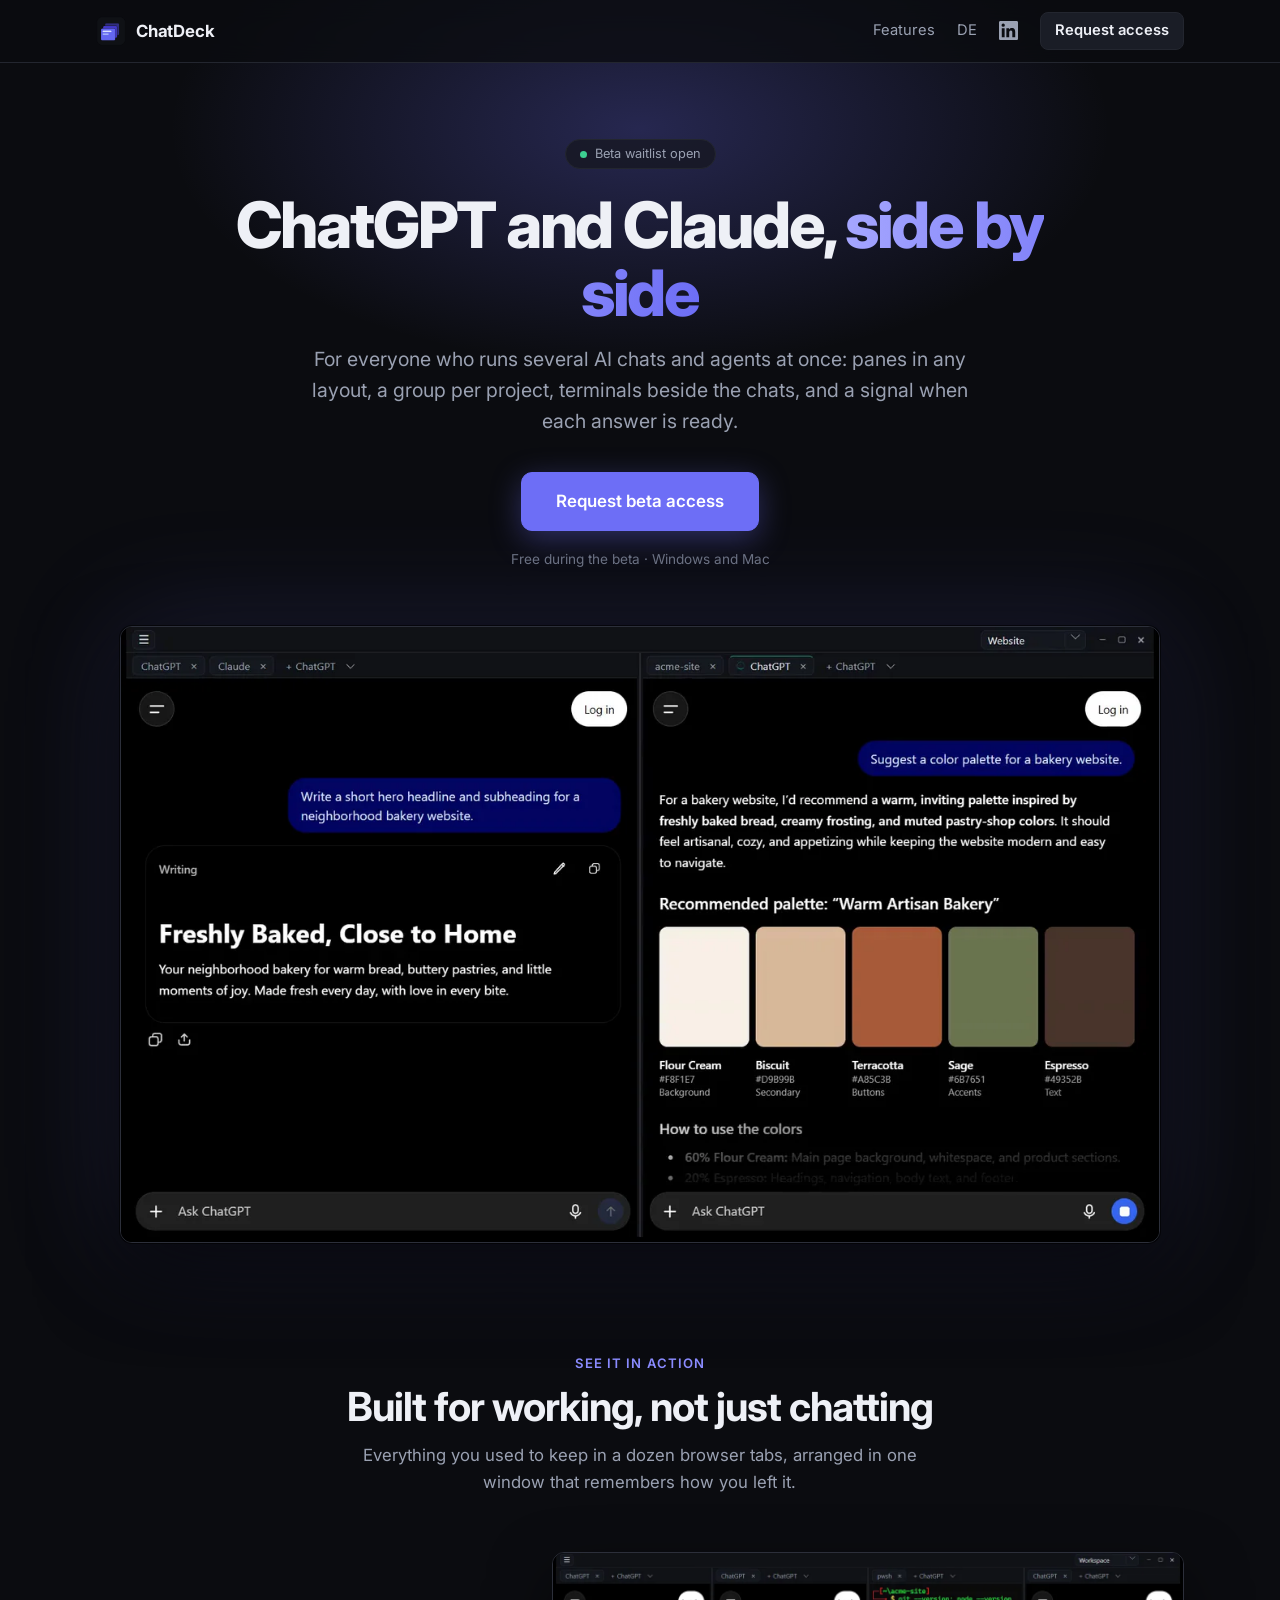
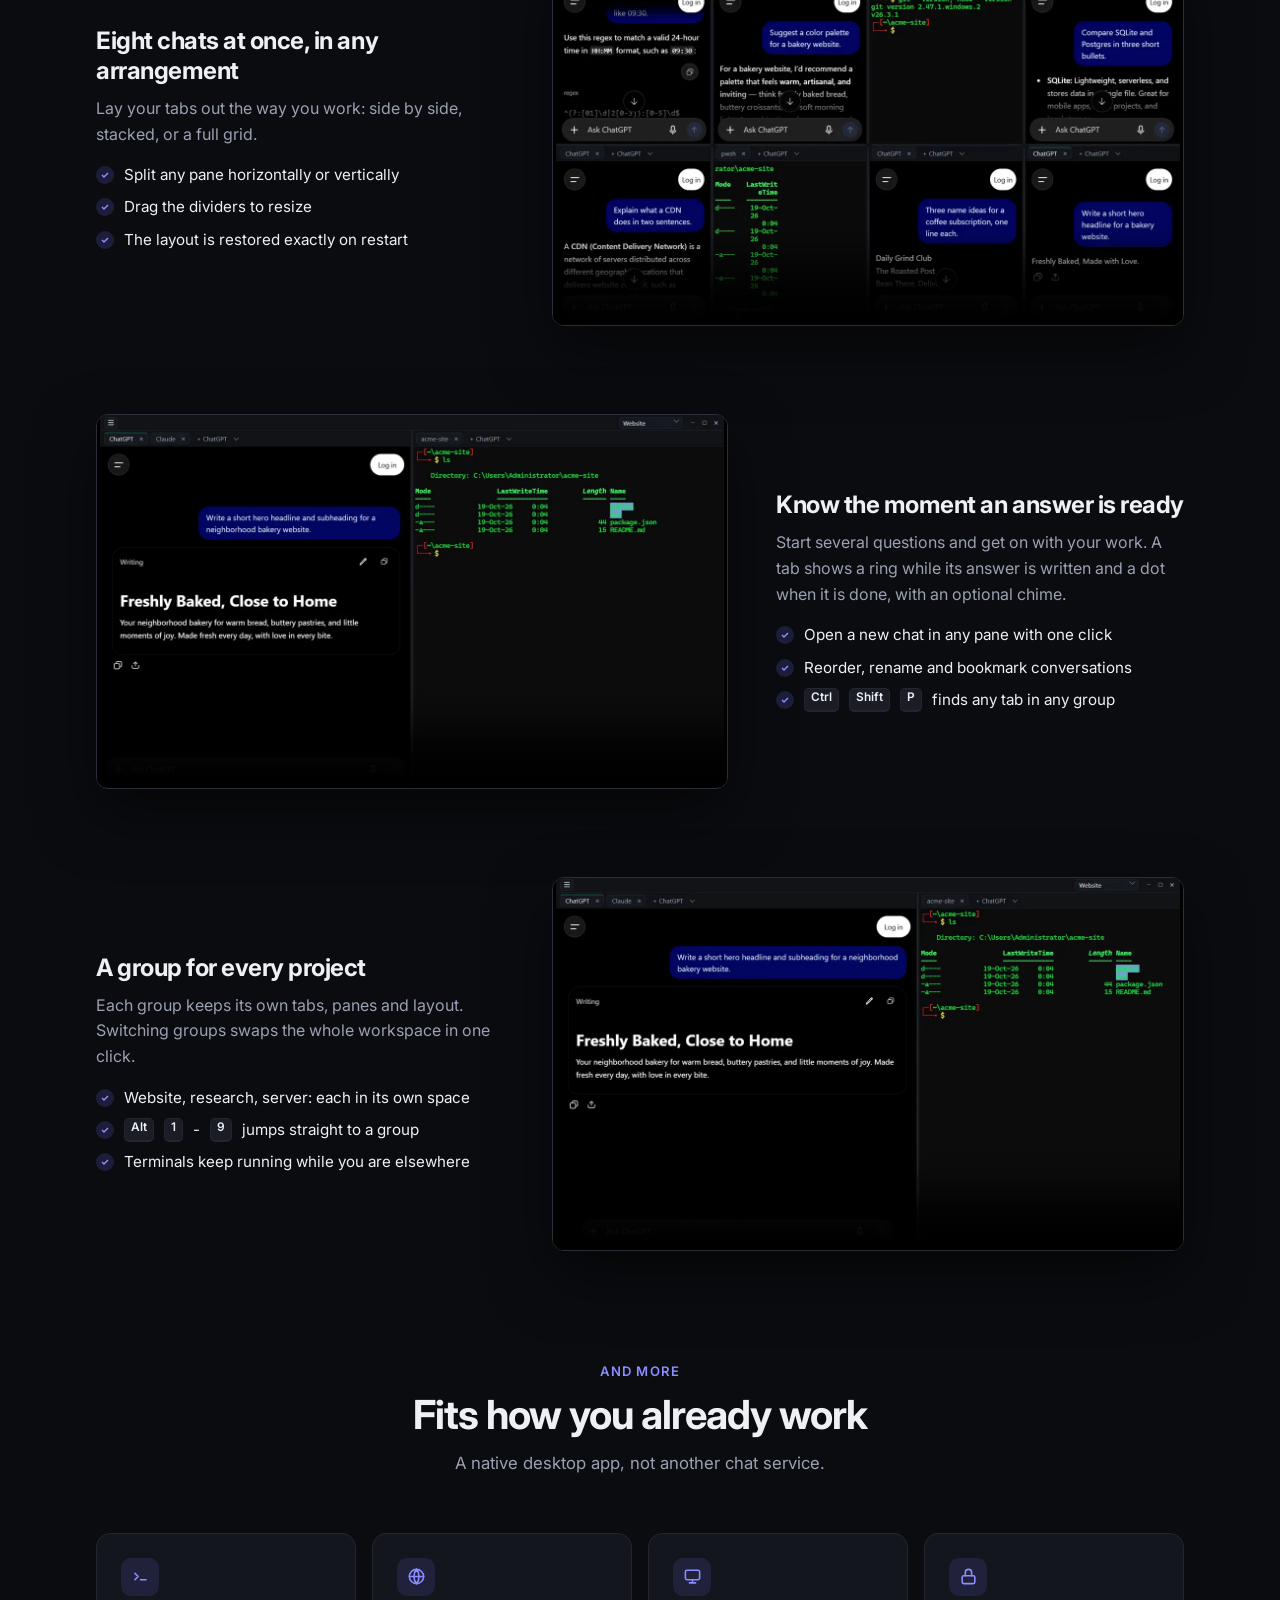
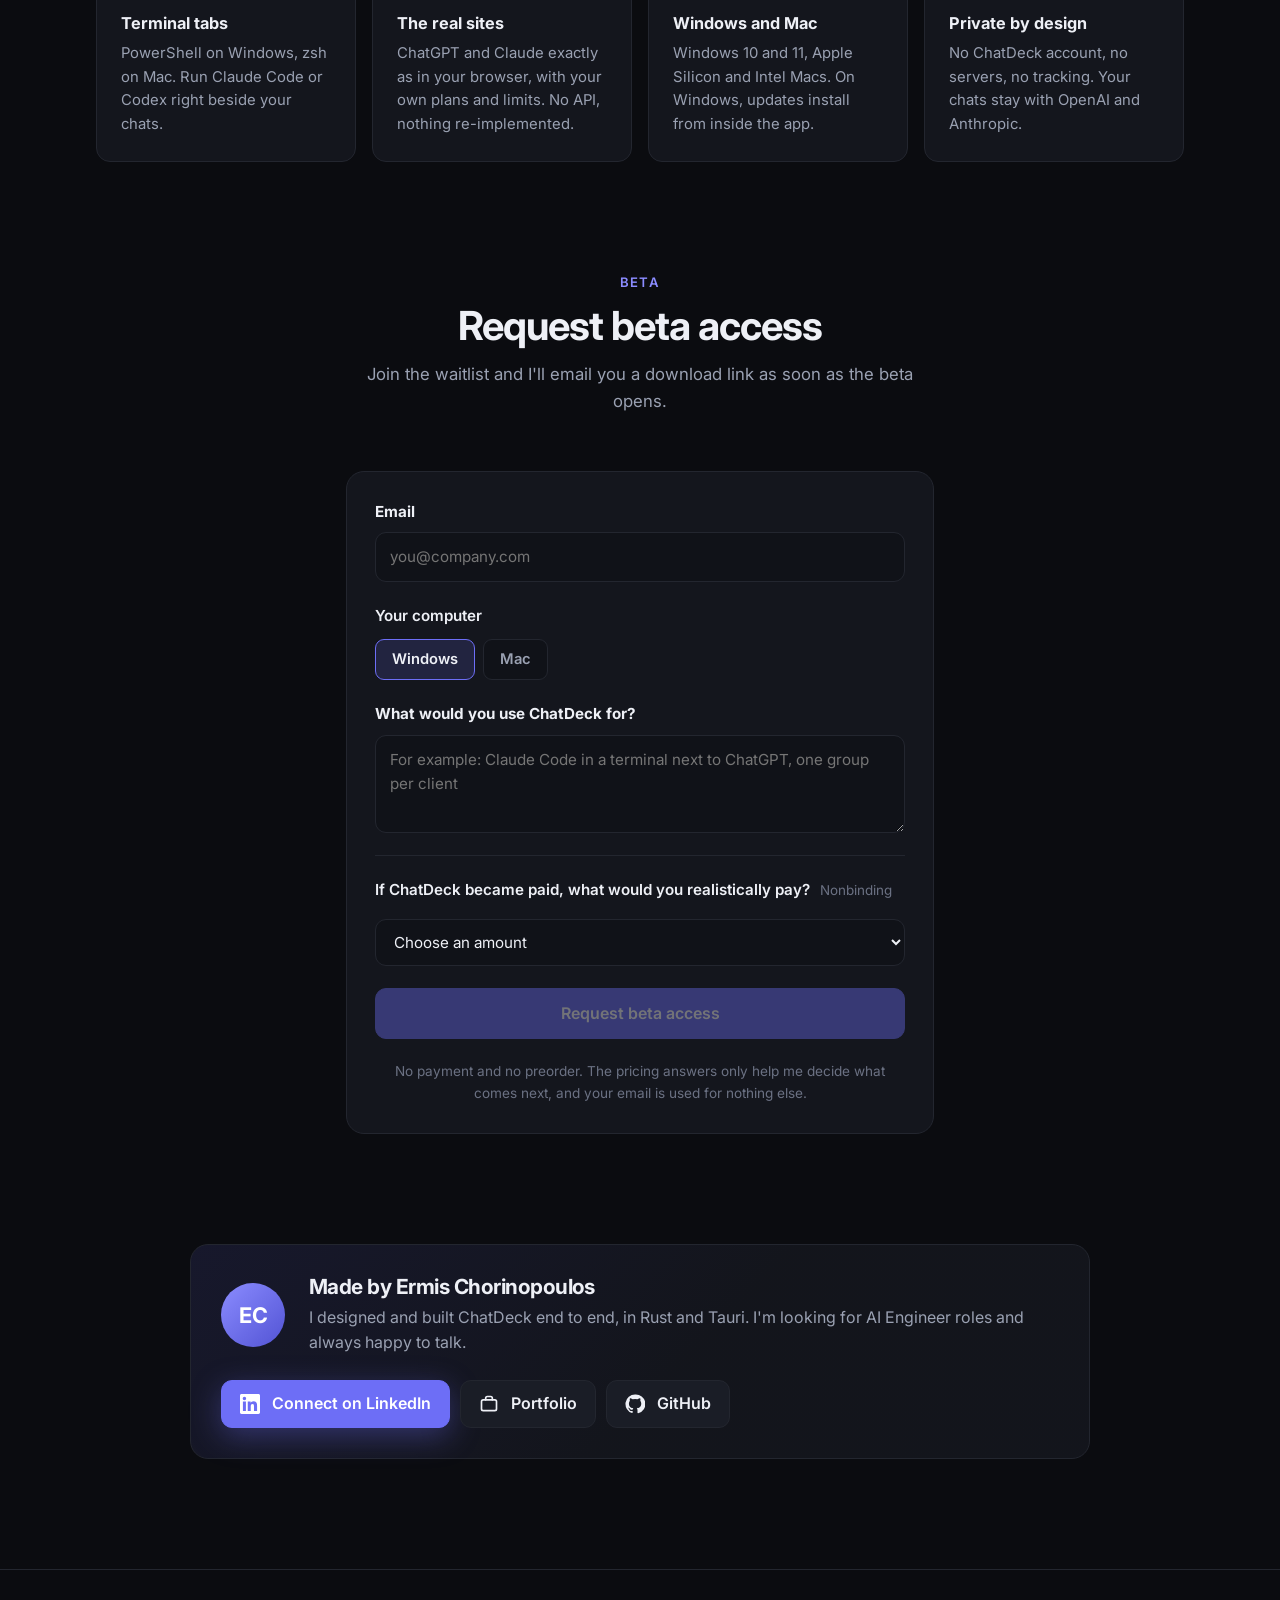
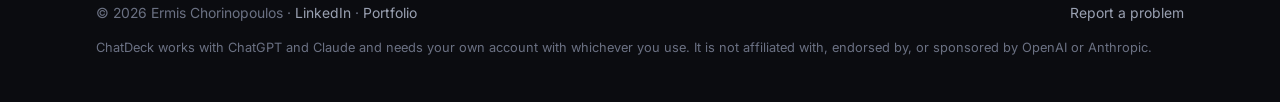
<file: index.html>
<!doctype html>
<html lang="en">
<head>
  <meta charset="utf-8">
  <meta name="viewport" content="width=device-width, initial-scale=1">
  <title>ChatDeck - ChatGPT and Claude in one desktop workspace</title>
  <meta name="description" content="ChatDeck puts ChatGPT, Claude and your terminal side by side in resizable panes, with tabs and project groups. Free beta for Windows and macOS.">
  <meta name="theme-color" content="#0b0c10">
  <link rel="alternate" hreflang="en" href="https://ermischo.github.io/chatdeck-releases/">
  <link rel="alternate" hreflang="de" href="https://ermischo.github.io/chatdeck-releases/de.html">
  <link rel="icon" type="image/png" href="favicon.png">
  <link rel="apple-touch-icon" href="apple-touch-icon.png">
  <meta property="og:type" content="website">
  <meta property="og:url" content="https://ermischo.github.io/chatdeck-releases/">
  <meta property="og:title" content="ChatDeck - ChatGPT and Claude in one desktop workspace">
  <meta property="og:description" content="Side-by-side panes, tabs, project groups and a terminal. Free beta for Windows and macOS.">
  <meta property="og:image" content="https://ermischo.github.io/chatdeck-releases/og.png">
  <meta property="og:image:width" content="1200">
  <meta property="og:image:height" content="630">
  <meta name="twitter:card" content="summary_large_image">
  <link rel="preconnect" href="https://fonts.googleapis.com">
  <link rel="preconnect" href="https://fonts.gstatic.com" crossorigin>
  <link href="https://fonts.googleapis.com/css2?family=Inter:wght@400;500;600;700;800&display=swap" rel="stylesheet">
  <link rel="stylesheet" href="styles.css">
</head>
<body>
  <header>
    <div class="wrap">
      <a class="brand" href="#"><img src="media/icon.png" width="30" height="30" alt="">ChatDeck</a>
      <nav aria-label="Main">
        <a class="optional" href="#features">Features</a>
                <a href="de.html" hreflang="de" lang="de" title="Deutsch">DE</a>
        <a class="in" href="https://www.linkedin.com/in/ermischo/" aria-label="The maker on LinkedIn"><svg viewBox="0 0 24 24" fill="currentColor" aria-hidden="true"><path d="M20.4 20.5h-3.6v-5.6c0-1.3 0-3-1.8-3s-2.1 1.4-2.1 2.9v5.7H9.3V9h3.4v1.6h.1c.5-.9 1.6-1.8 3.4-1.8 3.6 0 4.3 2.4 4.3 5.5v6.2zM5.3 7.4a2.1 2.1 0 1 1 0-4.2 2.1 2.1 0 0 1 0 4.2zM7.1 20.5H3.5V9h3.6zM22.2 0H1.8C.8 0 0 .8 0 1.7v20.6c0 .9.8 1.7 1.8 1.7h20.4c1 0 1.8-.8 1.8-1.7V1.7C24 .8 23.2 0 22.2 0z"/></svg></a>
        <a class="get" href="#request">Request access</a>
      </nav>
    </div>
  </header>

  <main>
    <div class="hero wrap" id="download">
      <span class="badge"><i></i><span id="version">Beta waitlist open</span></span>
      <h1>ChatGPT and Claude, <span>side by side</span></h1>
      <p class="lead">For everyone who runs several AI chats and agents at once: panes in any layout,
        a group per project, terminals beside the chats, and a signal when each answer is ready.</p>
      <div class="cta">
        <a class="button primary big" href="#request">Request beta access</a>
      </div>
      <p class="fine">Free during the beta &middot; Windows and Mac</p>
      <div class="window">
        <img src="media/hero.webp" width="1280" height="758" alt="ChatDeck with a ChatGPT answer in one pane and a second chat proposing a colour palette in the other">
      </div>
    </div>

    <section id="features">
      <div class="wrap">
        <p class="eyebrow">See it in action</p>
        <h2>Built for working, not just chatting</h2>
        <p class="sub">Everything you used to keep in a dozen browser tabs, arranged in one window that remembers how you left it.</p>

        <div class="show">
          <div class="copy">
            <h3>Eight chats at once, in any arrangement</h3>
            <p>Lay your tabs out the way you work: side by side, stacked, or a full grid.</p>
            <ul>
              <li>Split any pane horizontally or vertically</li>
              <li>Drag the dividers to resize</li>
              <li>The layout is restored exactly on restart</li>
            </ul>
          </div>
          <div class="clip"><video data-src="media/grid.mp4" poster="media/grid.webp" muted loop playsinline preload="none" aria-label="Eight tabs in one pane rearranged into a grid of four columns and two rows"></video></div>
        </div>

        <div class="show">
          <div class="copy">
            <h3>Know the moment an answer is ready</h3>
            <p>Start several questions and get on with your work. A tab shows a ring while its answer is written and a dot when it is done, with an optional chime.</p>
            <ul>
              <li>Open a new chat in any pane with one click</li>
              <li>Reorder, rename and bookmark conversations</li>
              <li><kbd>Ctrl</kbd> <kbd>Shift</kbd> <kbd>P</kbd> finds any tab in any group</li>
            </ul>
          </div>
          <div class="clip"><video data-src="media/tabs.mp4" poster="media/tabs.webp" muted loop playsinline preload="none" aria-label="Opening a new ChatGPT tab, asking a question, and switching between tabs"></video></div>
        </div>

        <div class="show">
          <div class="copy">
            <h3>A group for every project</h3>
            <p>Each group keeps its own tabs, panes and layout. Switching groups swaps the whole workspace in one click.</p>
            <ul>
              <li>Website, research, server: each in its own space</li>
              <li><kbd>Alt</kbd> <kbd>1</kbd>-<kbd>9</kbd> jumps straight to a group</li>
              <li>Terminals keep running while you are elsewhere</li>
            </ul>
          </div>
          <div class="clip"><video data-src="media/groups.mp4" poster="media/groups.webp" muted loop playsinline preload="none" aria-label="Switching between the Website, Research and Server groups"></video></div>
        </div>
      </div>
    </section>

    <section>
      <div class="wrap">
        <p class="eyebrow">And more</p>
        <h2>Fits how you already work</h2>
        <p class="sub">A native desktop app, not another chat service.</p>
        <div class="grid">
          <div class="card">
            <div class="icon" aria-hidden="true"><svg viewBox="0 0 24 24" fill="none" stroke="currentColor" stroke-width="2" stroke-linecap="round" stroke-linejoin="round"><path d="m5 8 4 4-4 4M12 16h7"/></svg></div>
            <h3>Terminal tabs</h3>
            <p>PowerShell on Windows, zsh on Mac. Run Claude Code or Codex right beside your chats.</p>
          </div>
          <div class="card">
            <div class="icon" aria-hidden="true"><svg viewBox="0 0 24 24" fill="none" stroke="currentColor" stroke-width="2" stroke-linecap="round" stroke-linejoin="round"><circle cx="12" cy="12" r="9"/><path d="M3 12h18M12 3a14 14 0 0 1 0 18M12 3a14 14 0 0 0 0 18"/></svg></div>
            <h3>The real sites</h3>
            <p>ChatGPT and Claude exactly as in your browser, with your own plans and limits. No API, nothing re-implemented.</p>
          </div>
          <div class="card">
            <div class="icon" aria-hidden="true"><svg viewBox="0 0 24 24" fill="none" stroke="currentColor" stroke-width="2" stroke-linecap="round" stroke-linejoin="round"><rect x="3" y="4" width="18" height="12" rx="2"/><path d="M8 20h8M12 16v4"/></svg></div>
            <h3>Windows and Mac</h3>
            <p>Windows 10 and 11, Apple Silicon and Intel Macs. On Windows, updates install from inside the app.</p>
          </div>
          <div class="card">
            <div class="icon" aria-hidden="true"><svg viewBox="0 0 24 24" fill="none" stroke="currentColor" stroke-width="2" stroke-linecap="round" stroke-linejoin="round"><rect x="4" y="11" width="16" height="10" rx="2"/><path d="M8 11V7a4 4 0 0 1 8 0v4"/></svg></div>
            <h3>Private by design</h3>
            <p>No ChatDeck account, no servers, no tracking. Your chats stay with OpenAI and Anthropic.</p>
          </div>
        </div>
      </div>
    </section>

    <section id="request">
      <div class="wrap request">
        <p class="eyebrow">Beta</p>
        <h2>Request beta access</h2>
        <p class="sub">Join the waitlist and I'll email you a download link as soon as the beta opens.</p>
        <form class="signup" id="signup" action="https://formsubmit.co/488ac7be252b2732117563d1b34f13b7" method="POST">
          <input type="hidden" name="_subject" value="ChatDeck beta request">
          <input type="hidden" name="_template" value="table">
          <label class="field"><b>Email</b>
            <input type="email" name="email" required placeholder="you@company.com" autocomplete="email">
          </label>
          <fieldset>
            <legend>Your computer</legend>
            <div class="pills">
              <label><input type="radio" name="platform" value="Windows" required checked> Windows</label>
              <label><input type="radio" name="platform" value="Mac" id="platform-mac"> Mac</label>
            </div>
          </fieldset>
          <label class="field"><b>What would you use ChatDeck for?</b>
            <textarea name="use_case" rows="3" required placeholder="For example: Claude Code in a terminal next to ChatGPT, one group per client"></textarea>
          </label>
          <fieldset class="pricing">
            <legend>If ChatDeck became paid, what would you realistically pay? <span>Nonbinding</span></legend>
            <label class="field">
              <select name="price" required aria-label="What you would realistically pay">
                <option value="">Choose an amount</option>
                <option>Only if it stays free</option>
                <optgroup label="One-time">
                  <option>Under €10 once</option>
                  <option>€10–25 once</option>
                  <option>€25–50 once</option>
                  <option>Over €50 once</option>
                </optgroup>
                <optgroup label="Subscription">
                  <option>Under €3 a month</option>
                  <option>€3–6 a month</option>
                  <option>€6–10 a month</option>
                  <option>Over €10 a month</option>
                </optgroup>
              </select>
            </label>
          </fieldset>
          <input type="text" name="_honey" tabindex="-1" autocomplete="off" aria-hidden="true" class="trap">
          <button class="button primary" type="submit">Request beta access</button>
          <p class="fine" id="signup-note">No payment and no preorder. The pricing answers only help me decide what comes next, and your email is used for nothing else.</p>
        </form>
      </div>
    </section>

    <section id="maker">
      <div class="wrap">
        <div class="maker">
          <div class="avatar" aria-hidden="true">EC</div>
          <div class="text">
            <h2>Made by Ermis Chorinopoulos</h2>
            <p>I designed and built ChatDeck end to end, in Rust and Tauri.
              I'm looking for AI Engineer roles and always happy to talk.</p>
          </div>
          <div class="actions">
            <a class="button primary" href="https://www.linkedin.com/in/ermischo/">
              <svg viewBox="0 0 24 24" fill="currentColor" aria-hidden="true"><path d="M20.4 20.5h-3.6v-5.6c0-1.3 0-3-1.8-3s-2.1 1.4-2.1 2.9v5.7H9.3V9h3.4v1.6h.1c.5-.9 1.6-1.8 3.4-1.8 3.6 0 4.3 2.4 4.3 5.5v6.2zM5.3 7.4a2.1 2.1 0 1 1 0-4.2 2.1 2.1 0 0 1 0 4.2zM7.1 20.5H3.5V9h3.6zM22.2 0H1.8C.8 0 0 .8 0 1.7v20.6c0 .9.8 1.7 1.8 1.7h20.4c1 0 1.8-.8 1.8-1.7V1.7C24 .8 23.2 0 22.2 0z"/></svg>
              Connect on LinkedIn
            </a>
            <a class="button" href="https://ermischo.github.io/">
              <svg viewBox="0 0 24 24" fill="none" stroke="currentColor" stroke-width="2" stroke-linecap="round" stroke-linejoin="round" aria-hidden="true"><rect x="3" y="7" width="18" height="13" rx="2"/><path d="M8 7V5a2 2 0 0 1 2-2h4a2 2 0 0 1 2 2v2"/></svg>
              Portfolio
            </a>
            <a class="button" href="https://github.com/ErmisCho">
              <svg viewBox="0 0 24 24" fill="currentColor" aria-hidden="true"><path d="M12 .5a11.5 11.5 0 0 0-3.6 22.4c.6.1.8-.3.8-.6v-2c-3.2.7-3.9-1.5-3.9-1.5-.5-1.3-1.3-1.7-1.3-1.7-1-.7.1-.7.1-.7 1.2.1 1.8 1.2 1.8 1.2 1 1.8 2.7 1.3 3.4 1 .1-.8.4-1.3.7-1.6-2.6-.3-5.3-1.3-5.3-5.7 0-1.3.5-2.3 1.2-3.1-.1-.3-.5-1.5.1-3.1 0 0 1-.3 3.2 1.2a11 11 0 0 1 5.8 0c2.2-1.5 3.2-1.2 3.2-1.2.6 1.6.2 2.8.1 3.1.8.8 1.2 1.8 1.2 3.1 0 4.4-2.7 5.4-5.3 5.7.4.4.8 1.1.8 2.2v3.3c0 .3.2.7.8.6A11.5 11.5 0 0 0 12 .5z"/></svg>
              GitHub
            </a>
          </div>
        </div>
      </div>
    </section>
  </main>

  <footer>
    <div class="wrap">
      <div class="foot">
        <span>&copy; 2026 Ermis Chorinopoulos &middot; <a href="https://www.linkedin.com/in/ermischo/">LinkedIn</a> &middot; <a href="https://ermischo.github.io/">Portfolio</a></span>
        <span class="links">
          <a href="https://github.com/ErmisCho/chatdeck-releases/issues">Report a problem</a>
        </span>
      </div>
      <p class="disclaimer">ChatDeck works with ChatGPT and Claude and needs your own account with whichever you use.
        It is not affiliated with, endorsed by, or sponsored by OpenAI or Anthropic.</p>
    </div>
  </footer>

  <script>
    // Pre-select this computer; send without leaving the page (a plain post still works without JavaScript).
    if (/Mac/.test(navigator.platform || navigator.userAgent)) document.getElementById("platform-mac").checked = true;
    var signup = document.getElementById("signup");
    var note = document.getElementById("signup-note");
    var button = signup.querySelector("button");
    // Every field is required: the button wakes up once all of them are filled in.
    function ready() { button.disabled = !signup.checkValidity(); }
    signup.addEventListener("input", ready);
    signup.addEventListener("change", ready);
    ready();
    signup.addEventListener("submit", function (event) {
      event.preventDefault();
      button.disabled = true;
      fetch(signup.action.replace("formsubmit.co/", "formsubmit.co/ajax/"), {
        method: "POST",
        body: JSON.stringify(Object.fromEntries(new FormData(signup))),
        headers: { "Content-Type": "application/json", Accept: "application/json" }
      })
        .then(function (r) { return r.json(); })
        .then(function (reply) {
          if (String(reply.success) !== "true") throw new Error();
          signup.classList.add("done");
          note.textContent = "Thanks! You're on the list. I'll email you a download link as soon as the beta opens.";
        })
        .catch(function () {
          note.textContent = "That did not go through. Please try again in a moment.";
          ready();
        });
    });

    // Clips load only when scrolled to and play only while visible; with reduced motion they
    // stay still and get controls instead.
    var still = window.matchMedia("(prefers-reduced-motion: reduce)").matches;
    var videos = document.querySelectorAll("video[data-src]");
    if (still || !("IntersectionObserver" in window)) {
      videos.forEach(function (v) { v.src = v.dataset.src; v.controls = true; });
    } else {
      var seen = new IntersectionObserver(function (entries) {
        entries.forEach(function (e) {
          var v = e.target;
          if (e.isIntersecting) {
            if (!v.src) v.src = v.dataset.src;
            v.play().catch(function () { v.controls = true; });
          } else if (v.src) {
            v.pause();
          }
        });
      }, { threshold: 0.35 });
      videos.forEach(function (v) { seen.observe(v); });
    }

  </script>
</body>
</html>
</file>
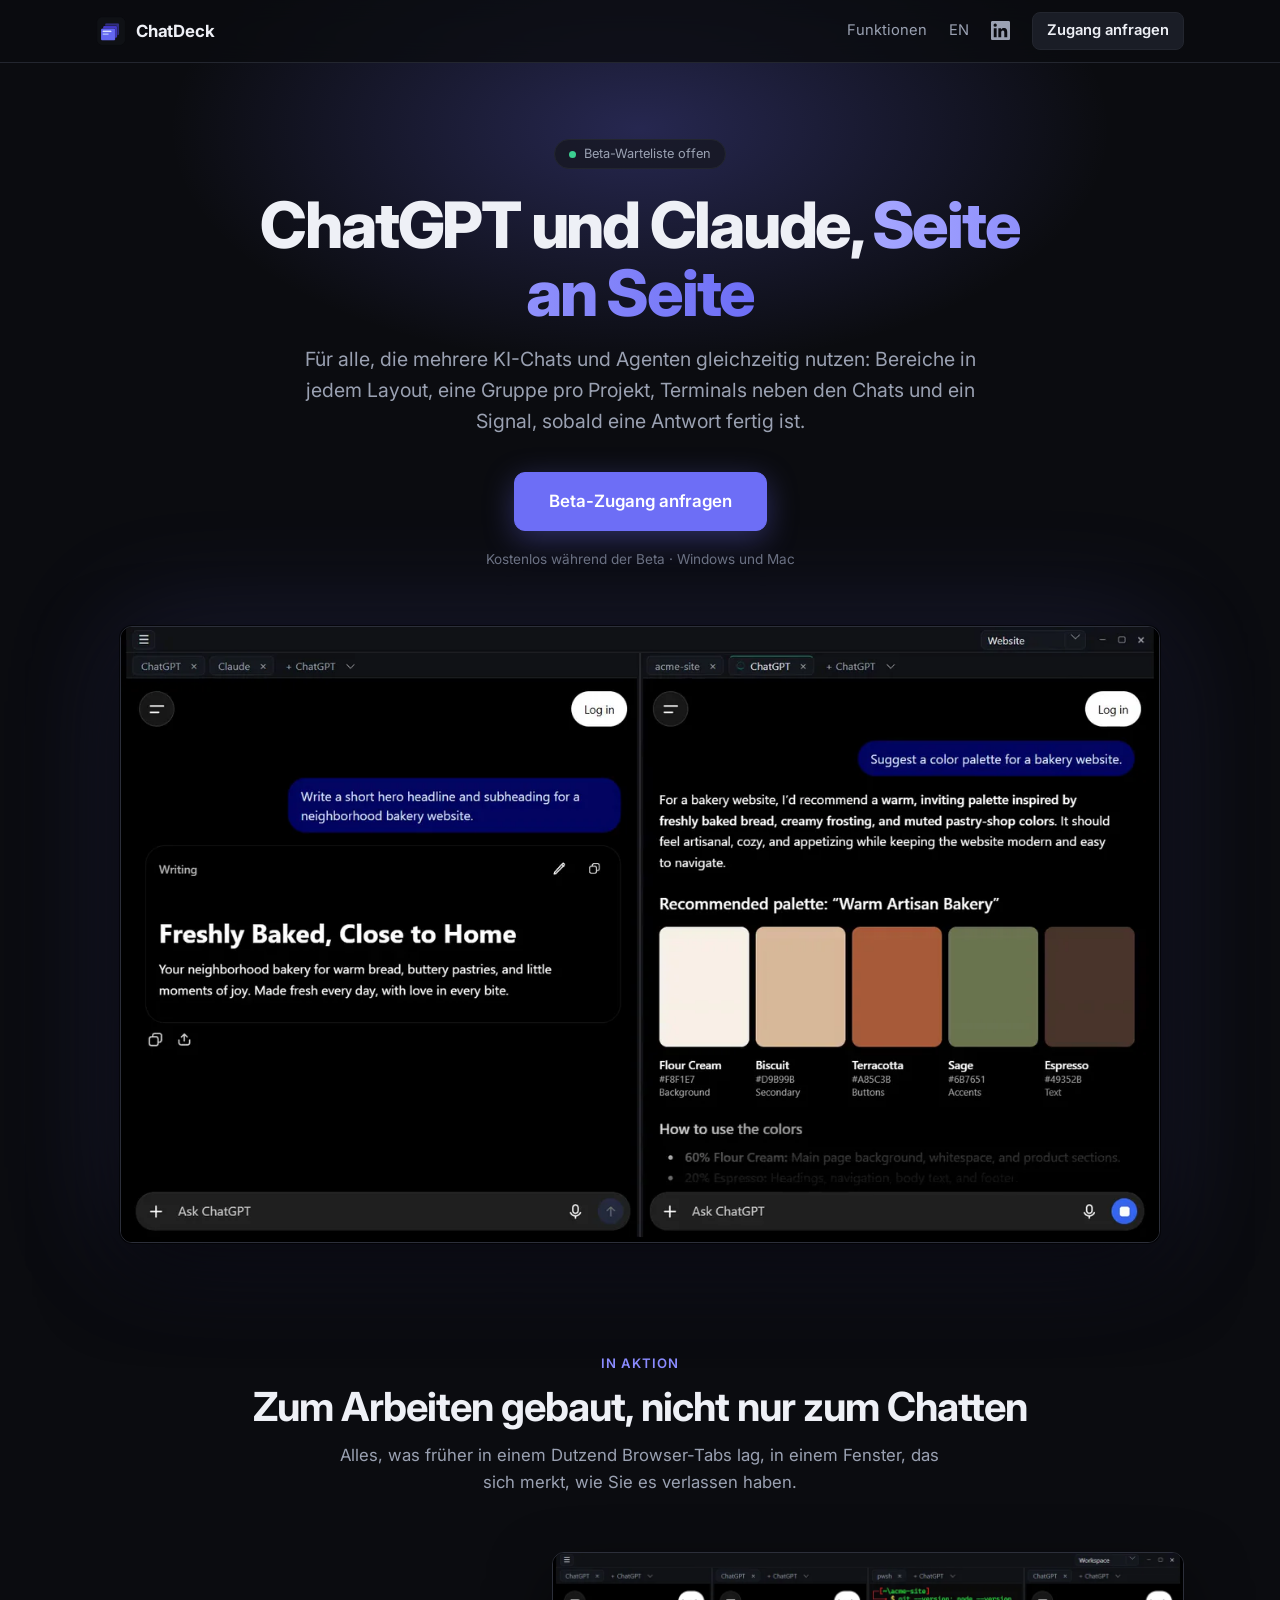
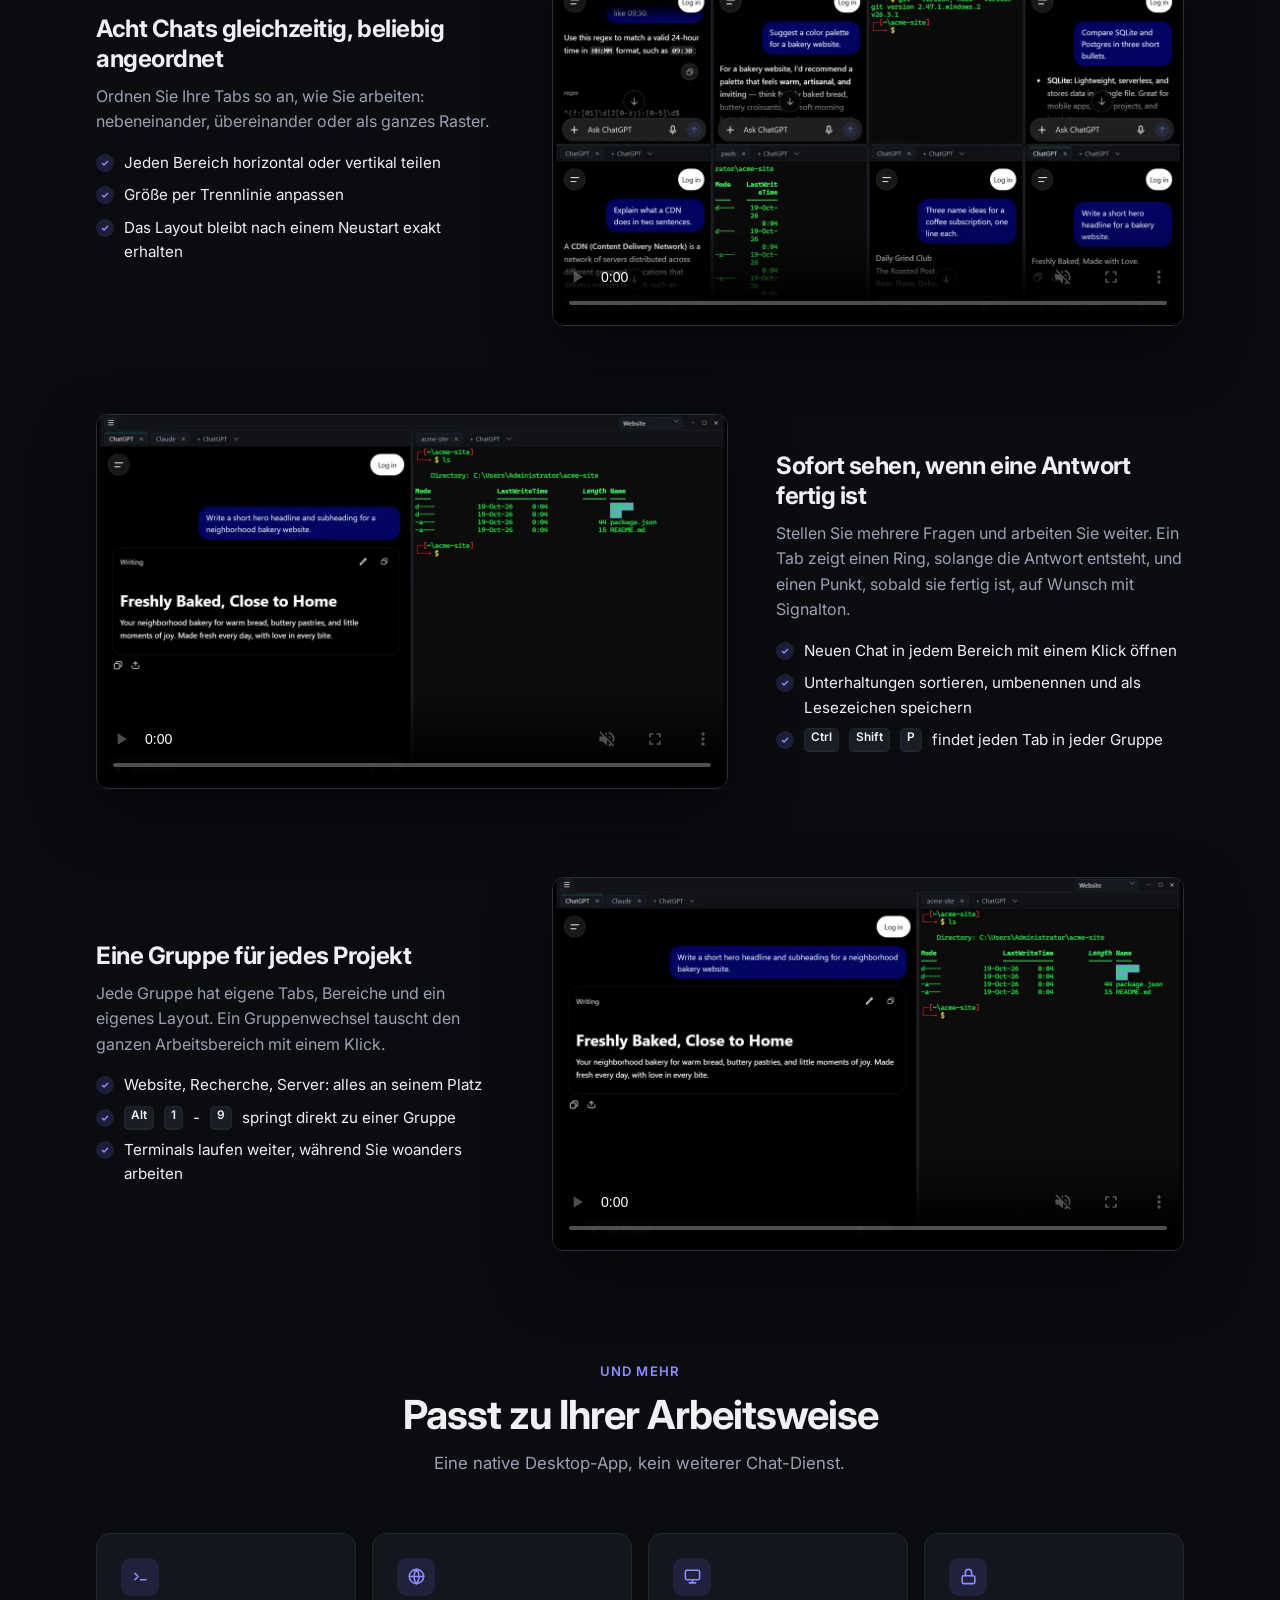
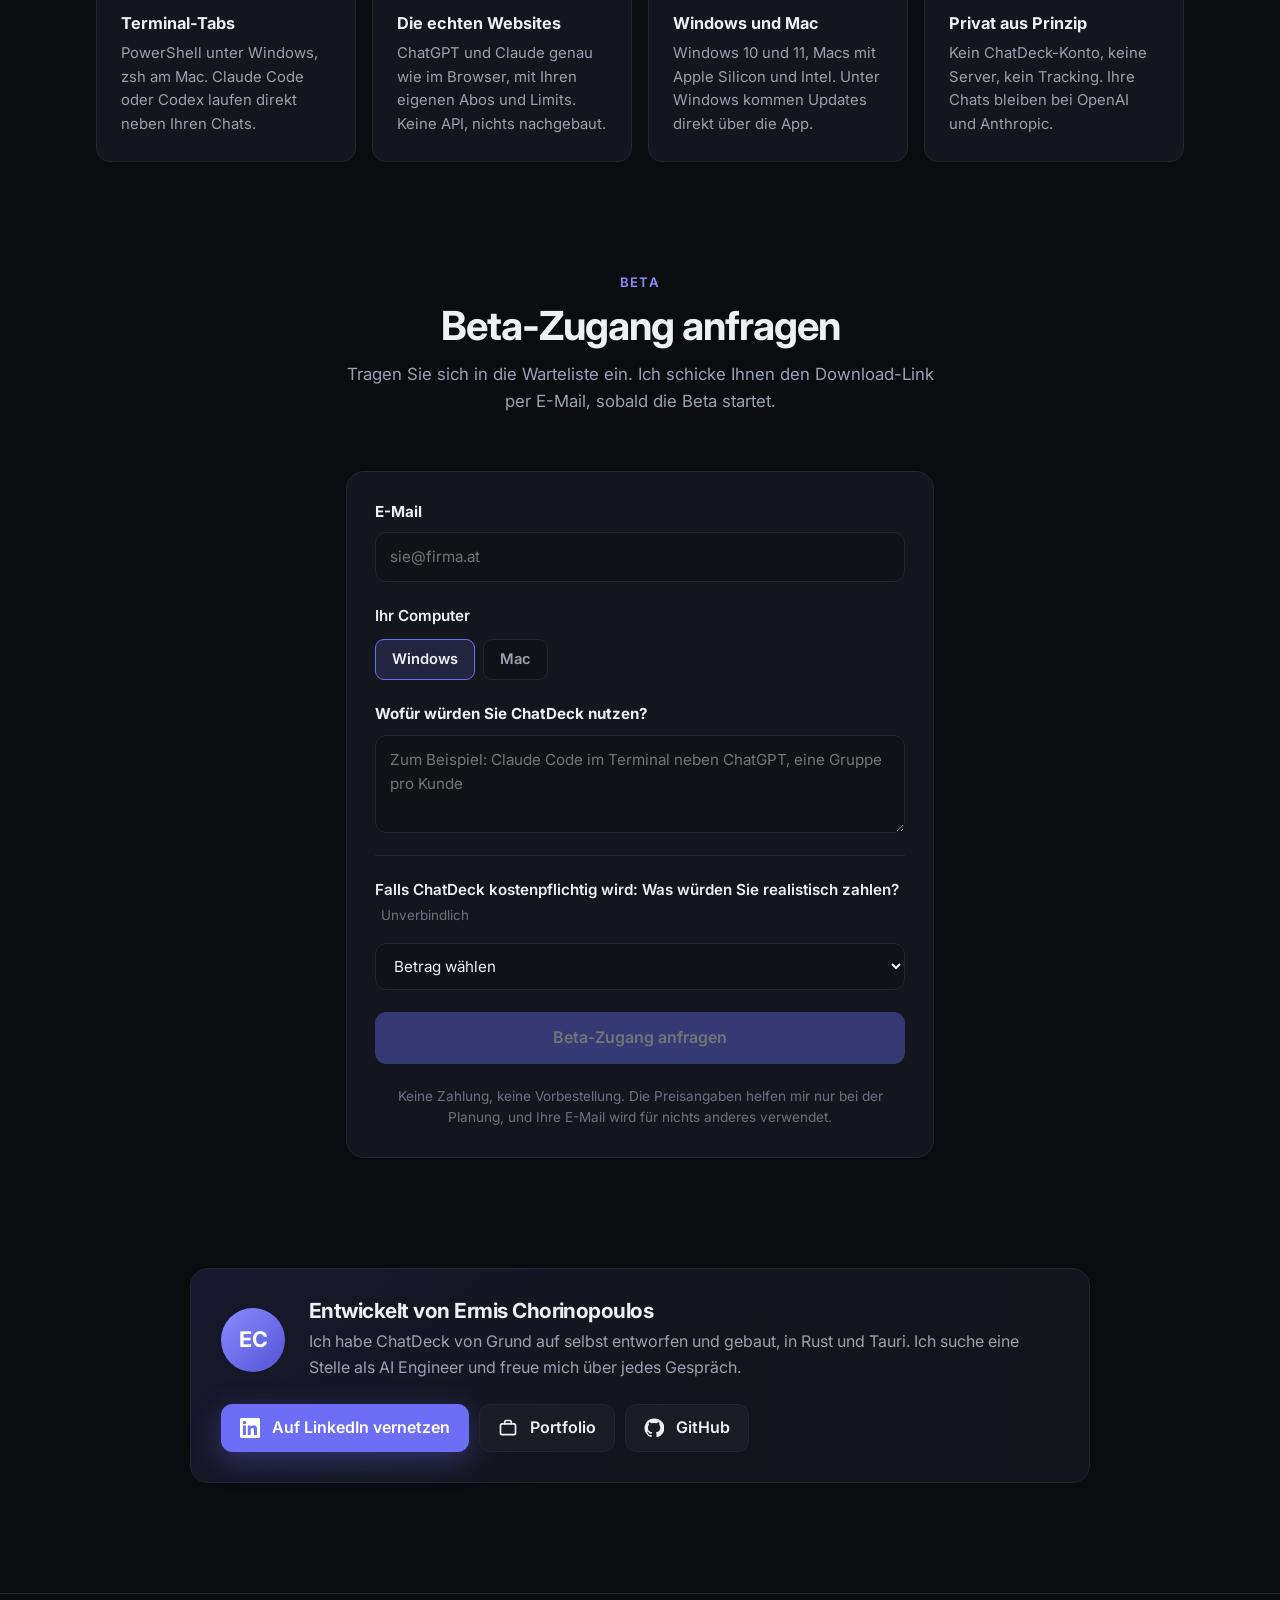
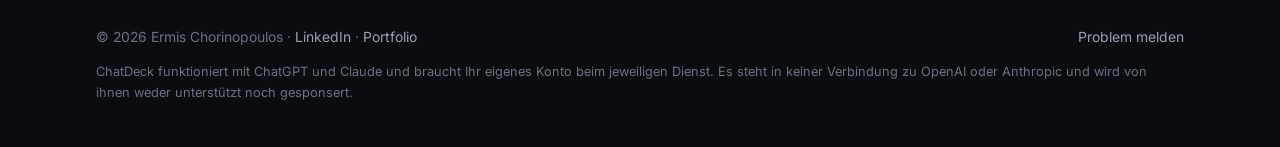
<file: de.html>
<!doctype html>
<html lang="de">
<head>
  <meta charset="utf-8">
  <meta name="viewport" content="width=device-width, initial-scale=1">
  <title>ChatDeck - ChatGPT und Claude in einem Desktop-Arbeitsbereich</title>
  <meta name="description" content="ChatDeck stellt ChatGPT, Claude und Ihr Terminal in frei teilbaren Bereichen nebeneinander, mit Tabs und Projektgruppen. Kostenlose Beta für Windows und macOS.">
  <meta name="theme-color" content="#0b0c10">
  <link rel="alternate" hreflang="en" href="https://ermischo.github.io/chatdeck-releases/">
  <link rel="alternate" hreflang="de" href="https://ermischo.github.io/chatdeck-releases/de.html">
  <link rel="icon" type="image/png" href="favicon.png">
  <link rel="apple-touch-icon" href="apple-touch-icon.png">
  <meta property="og:type" content="website">
  <meta property="og:url" content="https://ermischo.github.io/chatdeck-releases/de.html">
  <meta property="og:title" content="ChatDeck - ChatGPT und Claude in einem Desktop-Arbeitsbereich">
  <meta property="og:description" content="Bereiche nebeneinander, Tabs, Projektgruppen und ein Terminal. Kostenlose Beta für Windows und macOS.">
  <meta property="og:image" content="https://ermischo.github.io/chatdeck-releases/og.png">
  <meta property="og:image:width" content="1200">
  <meta property="og:image:height" content="630">
  <meta name="twitter:card" content="summary_large_image">
  <link rel="preconnect" href="https://fonts.googleapis.com">
  <link rel="preconnect" href="https://fonts.gstatic.com" crossorigin>
  <link href="https://fonts.googleapis.com/css2?family=Inter:wght@400;500;600;700;800&display=swap" rel="stylesheet">
  <link rel="stylesheet" href="styles.css">
</head>
<body>
  <header>
    <div class="wrap">
      <a class="brand" href="#"><img src="media/icon.png" width="30" height="30" alt="">ChatDeck</a>
      <nav aria-label="Hauptmenü">
        <a class="optional" href="#features">Funktionen</a>
                <a href="./" hreflang="en" lang="en" title="English">EN</a>
        <a class="in" href="https://www.linkedin.com/in/ermischo/" aria-label="Der Entwickler auf LinkedIn"><svg viewBox="0 0 24 24" fill="currentColor" aria-hidden="true"><path d="M20.4 20.5h-3.6v-5.6c0-1.3 0-3-1.8-3s-2.1 1.4-2.1 2.9v5.7H9.3V9h3.4v1.6h.1c.5-.9 1.6-1.8 3.4-1.8 3.6 0 4.3 2.4 4.3 5.5v6.2zM5.3 7.4a2.1 2.1 0 1 1 0-4.2 2.1 2.1 0 0 1 0 4.2zM7.1 20.5H3.5V9h3.6zM22.2 0H1.8C.8 0 0 .8 0 1.7v20.6c0 .9.8 1.7 1.8 1.7h20.4c1 0 1.8-.8 1.8-1.7V1.7C24 .8 23.2 0 22.2 0z"/></svg></a>
        <a class="get" href="#request">Zugang anfragen</a>
      </nav>
    </div>
  </header>

  <main>
    <div class="hero wrap" id="download">
      <span class="badge"><i></i><span id="version">Beta-Warteliste offen</span></span>
      <h1>ChatGPT und Claude, <span>Seite an Seite</span></h1>
      <p class="lead">Für alle, die mehrere KI-Chats und Agenten gleichzeitig nutzen: Bereiche in jedem Layout,
        eine Gruppe pro Projekt, Terminals neben den Chats und ein Signal, sobald eine Antwort fertig ist.</p>
      <div class="cta">
        <a class="button primary big" href="#request">Beta-Zugang anfragen</a>
      </div>
      <p class="fine">Kostenlos während der Beta &middot; Windows und Mac</p>
      <div class="window">
        <img src="media/hero.webp" width="1280" height="758" alt="ChatDeck mit einer ChatGPT-Antwort in einem Bereich und einem zweiten Chat, der eine Farbpalette vorschlägt">
      </div>
    </div>

    <section id="features">
      <div class="wrap">
        <p class="eyebrow">In Aktion</p>
        <h2>Zum Arbeiten gebaut, nicht nur zum Chatten</h2>
        <p class="sub">Alles, was früher in einem Dutzend Browser-Tabs lag, in einem Fenster, das sich merkt, wie Sie es verlassen haben.</p>

        <div class="show">
          <div class="copy">
            <h3>Acht Chats gleichzeitig, beliebig angeordnet</h3>
            <p>Ordnen Sie Ihre Tabs so an, wie Sie arbeiten: nebeneinander, übereinander oder als ganzes Raster.</p>
            <ul>
              <li>Jeden Bereich horizontal oder vertikal teilen</li>
              <li>Größe per Trennlinie anpassen</li>
              <li>Das Layout bleibt nach einem Neustart exakt erhalten</li>
            </ul>
          </div>
          <div class="clip"><video data-src="media/grid.mp4" poster="media/grid.webp" muted loop playsinline preload="none" aria-label="Acht Tabs in einem Bereich werden zu einem Raster aus vier Spalten und zwei Zeilen"></video></div>
        </div>

        <div class="show">
          <div class="copy">
            <h3>Sofort sehen, wenn eine Antwort fertig ist</h3>
            <p>Stellen Sie mehrere Fragen und arbeiten Sie weiter. Ein Tab zeigt einen Ring, solange die Antwort entsteht, und einen Punkt, sobald sie fertig ist, auf Wunsch mit Signalton.</p>
            <ul>
              <li>Neuen Chat in jedem Bereich mit einem Klick öffnen</li>
              <li>Unterhaltungen sortieren, umbenennen und als Lesezeichen speichern</li>
              <li><kbd>Ctrl</kbd> <kbd>Shift</kbd> <kbd>P</kbd> findet jeden Tab in jeder Gruppe</li>
            </ul>
          </div>
          <div class="clip"><video data-src="media/tabs.mp4" poster="media/tabs.webp" muted loop playsinline preload="none" aria-label="Einen neuen ChatGPT-Tab öffnen, eine Frage stellen und zwischen Tabs wechseln"></video></div>
        </div>

        <div class="show">
          <div class="copy">
            <h3>Eine Gruppe für jedes Projekt</h3>
            <p>Jede Gruppe hat eigene Tabs, Bereiche und ein eigenes Layout. Ein Gruppenwechsel tauscht den ganzen Arbeitsbereich mit einem Klick.</p>
            <ul>
              <li>Website, Recherche, Server: alles an seinem Platz</li>
              <li><kbd>Alt</kbd> <kbd>1</kbd>-<kbd>9</kbd> springt direkt zu einer Gruppe</li>
              <li>Terminals laufen weiter, während Sie woanders arbeiten</li>
            </ul>
          </div>
          <div class="clip"><video data-src="media/groups.mp4" poster="media/groups.webp" muted loop playsinline preload="none" aria-label="Wechsel zwischen den Gruppen Website, Research und Server"></video></div>
        </div>
      </div>
    </section>

    <section>
      <div class="wrap">
        <p class="eyebrow">Und mehr</p>
        <h2>Passt zu Ihrer Arbeitsweise</h2>
        <p class="sub">Eine native Desktop-App, kein weiterer Chat-Dienst.</p>
        <div class="grid">
          <div class="card">
            <div class="icon" aria-hidden="true"><svg viewBox="0 0 24 24" fill="none" stroke="currentColor" stroke-width="2" stroke-linecap="round" stroke-linejoin="round"><path d="m5 8 4 4-4 4M12 16h7"/></svg></div>
            <h3>Terminal-Tabs</h3>
            <p>PowerShell unter Windows, zsh am Mac. Claude Code oder Codex laufen direkt neben Ihren Chats.</p>
          </div>
          <div class="card">
            <div class="icon" aria-hidden="true"><svg viewBox="0 0 24 24" fill="none" stroke="currentColor" stroke-width="2" stroke-linecap="round" stroke-linejoin="round"><circle cx="12" cy="12" r="9"/><path d="M3 12h18M12 3a14 14 0 0 1 0 18M12 3a14 14 0 0 0 0 18"/></svg></div>
            <h3>Die echten Websites</h3>
            <p>ChatGPT und Claude genau wie im Browser, mit Ihren eigenen Abos und Limits. Keine API, nichts nachgebaut.</p>
          </div>
          <div class="card">
            <div class="icon" aria-hidden="true"><svg viewBox="0 0 24 24" fill="none" stroke="currentColor" stroke-width="2" stroke-linecap="round" stroke-linejoin="round"><rect x="3" y="4" width="18" height="12" rx="2"/><path d="M8 20h8M12 16v4"/></svg></div>
            <h3>Windows und Mac</h3>
            <p>Windows 10 und 11, Macs mit Apple Silicon und Intel. Unter Windows kommen Updates direkt über die App.</p>
          </div>
          <div class="card">
            <div class="icon" aria-hidden="true"><svg viewBox="0 0 24 24" fill="none" stroke="currentColor" stroke-width="2" stroke-linecap="round" stroke-linejoin="round"><rect x="4" y="11" width="16" height="10" rx="2"/><path d="M8 11V7a4 4 0 0 1 8 0v4"/></svg></div>
            <h3>Privat aus Prinzip</h3>
            <p>Kein ChatDeck-Konto, keine Server, kein Tracking. Ihre Chats bleiben bei OpenAI und Anthropic.</p>
          </div>
        </div>
      </div>
    </section>

    <section id="request">
      <div class="wrap request">
        <p class="eyebrow">Beta</p>
        <h2>Beta-Zugang anfragen</h2>
        <p class="sub">Tragen Sie sich in die Warteliste ein. Ich schicke Ihnen den Download-Link per E-Mail, sobald die Beta startet.</p>
        <form class="signup" id="signup" action="https://formsubmit.co/488ac7be252b2732117563d1b34f13b7" method="POST">
          <input type="hidden" name="_subject" value="ChatDeck beta request (DE)">
          <input type="hidden" name="_template" value="table">
          <label class="field"><b>E-Mail</b>
            <input type="email" name="email" required placeholder="sie@firma.at" autocomplete="email">
          </label>
          <fieldset>
            <legend>Ihr Computer</legend>
            <div class="pills">
              <label><input type="radio" name="platform" value="Windows" required checked> Windows</label>
              <label><input type="radio" name="platform" value="Mac" id="platform-mac"> Mac</label>
            </div>
          </fieldset>
          <label class="field"><b>Wofür würden Sie ChatDeck nutzen?</b>
            <textarea name="use_case" rows="3" required placeholder="Zum Beispiel: Claude Code im Terminal neben ChatGPT, eine Gruppe pro Kunde"></textarea>
          </label>
          <fieldset class="pricing">
            <legend>Falls ChatDeck kostenpflichtig wird: Was würden Sie realistisch zahlen? <span>Unverbindlich</span></legend>
            <label class="field">
              <select name="price" required aria-label="Was Sie realistisch zahlen würden">
                <option value="">Betrag wählen</option>
                <option>Nur, wenn es kostenlos bleibt</option>
                <optgroup label="Einmalig">
                  <option>Unter €10 einmalig</option>
                  <option>€10–25 einmalig</option>
                  <option>€25–50 einmalig</option>
                  <option>Über €50 einmalig</option>
                </optgroup>
                <optgroup label="Abo">
                  <option>Unter €3 pro Monat</option>
                  <option>€3–6 pro Monat</option>
                  <option>€6–10 pro Monat</option>
                  <option>Über €10 pro Monat</option>
                </optgroup>
              </select>
            </label>
          </fieldset>
          <input type="text" name="_honey" tabindex="-1" autocomplete="off" aria-hidden="true" class="trap">
          <button class="button primary" type="submit">Beta-Zugang anfragen</button>
          <p class="fine" id="signup-note">Keine Zahlung, keine Vorbestellung. Die Preisangaben helfen mir nur bei der Planung, und Ihre E-Mail wird für nichts anderes verwendet.</p>
        </form>
      </div>
    </section>

    <section id="maker">
      <div class="wrap">
        <div class="maker">
          <div class="avatar" aria-hidden="true">EC</div>
          <div class="text">
            <h2>Entwickelt von Ermis Chorinopoulos</h2>
            <p>Ich habe ChatDeck von Grund auf selbst entworfen und gebaut, in Rust und Tauri.
              Ich suche eine Stelle als AI Engineer und freue mich über jedes Gespräch.</p>
          </div>
          <div class="actions">
            <a class="button primary" href="https://www.linkedin.com/in/ermischo/">
              <svg viewBox="0 0 24 24" fill="currentColor" aria-hidden="true"><path d="M20.4 20.5h-3.6v-5.6c0-1.3 0-3-1.8-3s-2.1 1.4-2.1 2.9v5.7H9.3V9h3.4v1.6h.1c.5-.9 1.6-1.8 3.4-1.8 3.6 0 4.3 2.4 4.3 5.5v6.2zM5.3 7.4a2.1 2.1 0 1 1 0-4.2 2.1 2.1 0 0 1 0 4.2zM7.1 20.5H3.5V9h3.6zM22.2 0H1.8C.8 0 0 .8 0 1.7v20.6c0 .9.8 1.7 1.8 1.7h20.4c1 0 1.8-.8 1.8-1.7V1.7C24 .8 23.2 0 22.2 0z"/></svg>
              Auf LinkedIn vernetzen
            </a>
            <a class="button" href="https://ermischo.github.io/">
              <svg viewBox="0 0 24 24" fill="none" stroke="currentColor" stroke-width="2" stroke-linecap="round" stroke-linejoin="round" aria-hidden="true"><rect x="3" y="7" width="18" height="13" rx="2"/><path d="M8 7V5a2 2 0 0 1 2-2h4a2 2 0 0 1 2 2v2"/></svg>
              Portfolio
            </a>
            <a class="button" href="https://github.com/ErmisCho">
              <svg viewBox="0 0 24 24" fill="currentColor" aria-hidden="true"><path d="M12 .5a11.5 11.5 0 0 0-3.6 22.4c.6.1.8-.3.8-.6v-2c-3.2.7-3.9-1.5-3.9-1.5-.5-1.3-1.3-1.7-1.3-1.7-1-.7.1-.7.1-.7 1.2.1 1.8 1.2 1.8 1.2 1 1.8 2.7 1.3 3.4 1 .1-.8.4-1.3.7-1.6-2.6-.3-5.3-1.3-5.3-5.7 0-1.3.5-2.3 1.2-3.1-.1-.3-.5-1.5.1-3.1 0 0 1-.3 3.2 1.2a11 11 0 0 1 5.8 0c2.2-1.5 3.2-1.2 3.2-1.2.6 1.6.2 2.8.1 3.1.8.8 1.2 1.8 1.2 3.1 0 4.4-2.7 5.4-5.3 5.7.4.4.8 1.1.8 2.2v3.3c0 .3.2.7.8.6A11.5 11.5 0 0 0 12 .5z"/></svg>
              GitHub
            </a>
          </div>
        </div>
      </div>
    </section>
  </main>

  <footer>
    <div class="wrap">
      <div class="foot">
        <span>&copy; 2026 Ermis Chorinopoulos &middot; <a href="https://www.linkedin.com/in/ermischo/">LinkedIn</a> &middot; <a href="https://ermischo.github.io/">Portfolio</a></span>
        <span class="links">
          <a href="https://github.com/ErmisCho/chatdeck-releases/issues">Problem melden</a>
        </span>
      </div>
      <p class="disclaimer">ChatDeck funktioniert mit ChatGPT und Claude und braucht Ihr eigenes Konto beim jeweiligen Dienst.
        Es steht in keiner Verbindung zu OpenAI oder Anthropic und wird von ihnen weder unterstützt noch gesponsert.</p>
    </div>
  </footer>

  <script>
    // Pre-select this computer; send without leaving the page (a plain post still works without JavaScript).
    if (/Mac/.test(navigator.platform || navigator.userAgent)) document.getElementById("platform-mac").checked = true;
    var signup = document.getElementById("signup");
    var note = document.getElementById("signup-note");
    var button = signup.querySelector("button");
    // Every field is required: the button wakes up once all of them are filled in.
    function ready() { button.disabled = !signup.checkValidity(); }
    signup.addEventListener("input", ready);
    signup.addEventListener("change", ready);
    ready();
    signup.addEventListener("submit", function (event) {
      event.preventDefault();
      button.disabled = true;
      fetch(signup.action.replace("formsubmit.co/", "formsubmit.co/ajax/"), {
        method: "POST",
        body: JSON.stringify(Object.fromEntries(new FormData(signup))),
        headers: { "Content-Type": "application/json", Accept: "application/json" }
      })
        .then(function (r) { return r.json(); })
        .then(function (reply) {
          if (String(reply.success) !== "true") throw new Error();
          signup.classList.add("done");
          note.textContent = "Danke! Sie stehen auf der Liste. Ich schicke Ihnen den Download-Link, sobald die Beta startet.";
        })
        .catch(function () {
          note.textContent = "Das hat nicht geklappt. Bitte versuchen Sie es gleich noch einmal.";
          ready();
        });
    });

    // Clips load only when scrolled to and play only while visible; with reduced motion they
    // stay still and get controls instead.
    var still = window.matchMedia("(prefers-reduced-motion: reduce)").matches;
    var videos = document.querySelectorAll("video[data-src]");
    if (still || !("IntersectionObserver" in window)) {
      videos.forEach(function (v) { v.src = v.dataset.src; v.controls = true; });
    } else {
      var seen = new IntersectionObserver(function (entries) {
        entries.forEach(function (e) {
          var v = e.target;
          if (e.isIntersecting) {
            if (!v.src) v.src = v.dataset.src;
            v.play().catch(function () { v.controls = true; });
          } else if (v.src) {
            v.pause();
          }
        });
      }, { threshold: 0.35 });
      videos.forEach(function (v) { seen.observe(v); });
    }

  </script>
</body>
</html>
</file>
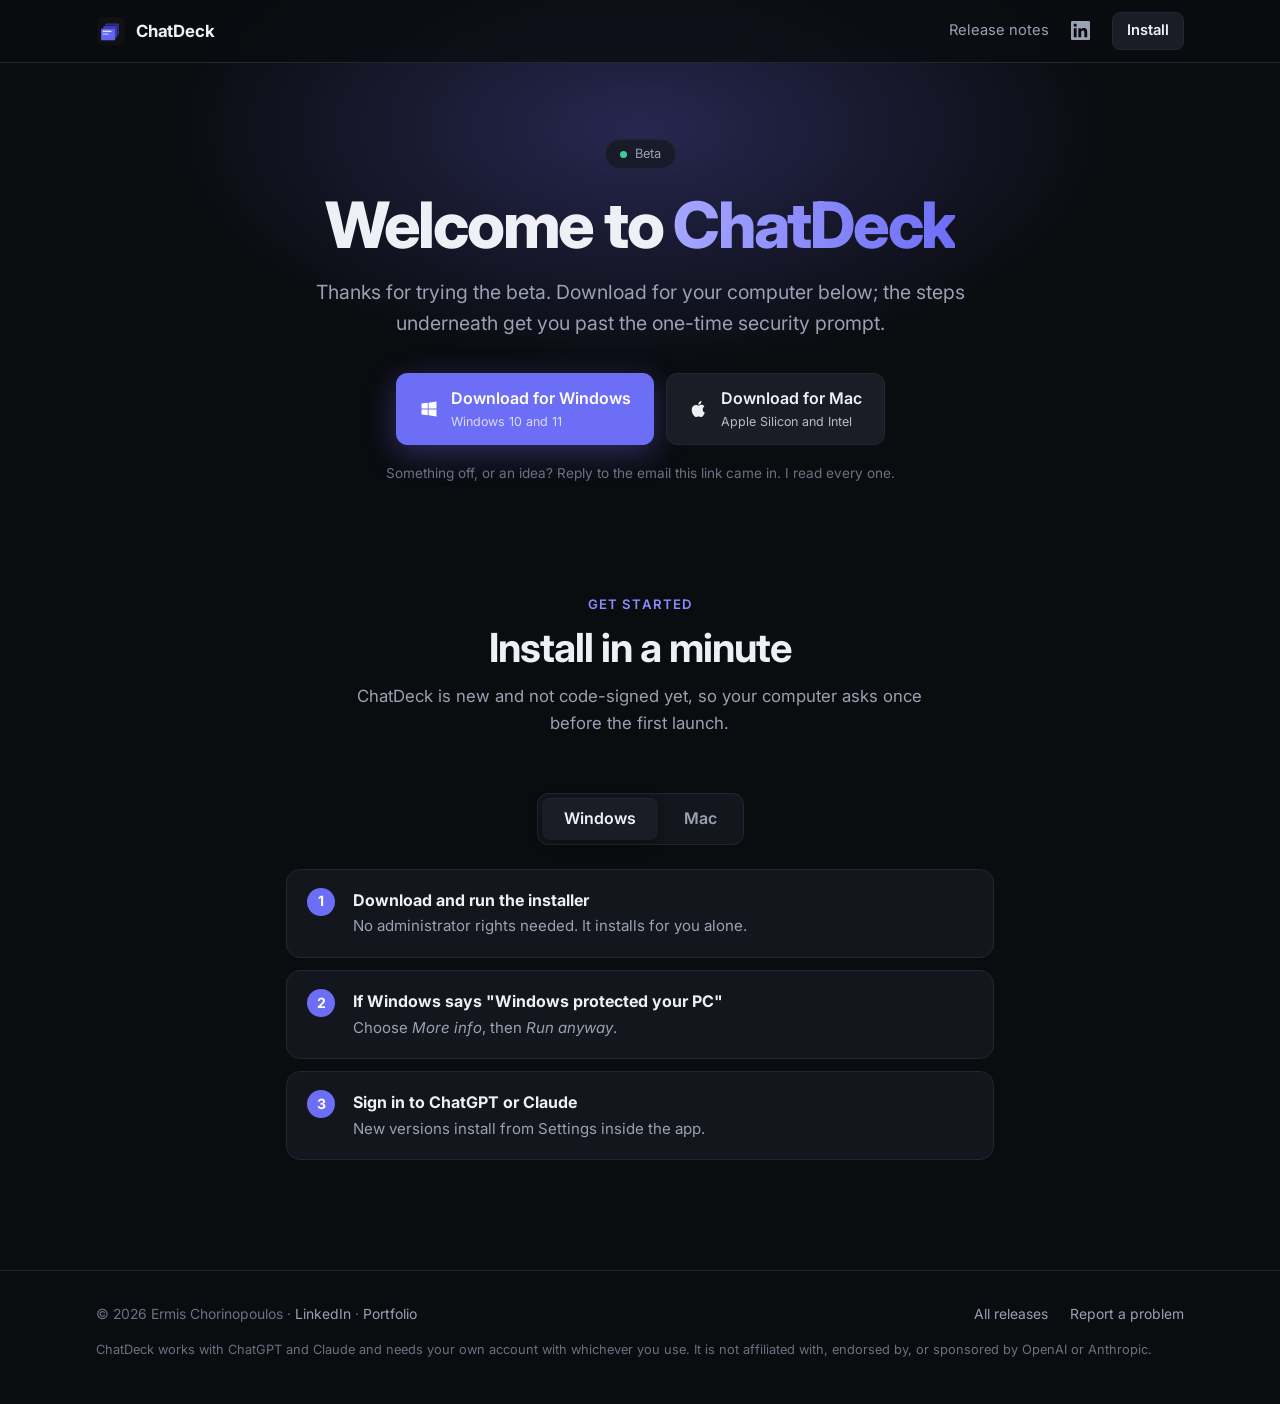
<file: invite.html>
<!doctype html>
<html lang="en">
<head>
  <meta charset="utf-8">
  <meta name="viewport" content="width=device-width, initial-scale=1">
  <title>ChatDeck - Beta download</title>
  <meta name="robots" content="noindex, nofollow">
  <meta name="description" content="ChatDeck puts ChatGPT, Claude and your terminal side by side in resizable panes, with tabs and project groups. Free beta for Windows and macOS.">
  <meta name="theme-color" content="#0b0c10">
  <link rel="icon" type="image/png" href="favicon.png">
  <link rel="apple-touch-icon" href="apple-touch-icon.png">
  <link rel="preconnect" href="https://fonts.googleapis.com">
  <link rel="preconnect" href="https://fonts.gstatic.com" crossorigin>
  <link href="https://fonts.googleapis.com/css2?family=Inter:wght@400;500;600;700;800&display=swap" rel="stylesheet">
  <link rel="stylesheet" href="styles.css">
</head>
<body>
  <header>
    <div class="wrap">
      <a class="brand" href="#"><img src="media/icon.png" width="30" height="30" alt="">ChatDeck</a>
      <nav aria-label="Main">
        <a class="optional" href="https://github.com/ErmisCho/chatdeck-releases/releases/latest">Release notes</a>
        <a class="in" href="https://www.linkedin.com/in/ermischo/" aria-label="The maker on LinkedIn"><svg viewBox="0 0 24 24" fill="currentColor" aria-hidden="true"><path d="M20.4 20.5h-3.6v-5.6c0-1.3 0-3-1.8-3s-2.1 1.4-2.1 2.9v5.7H9.3V9h3.4v1.6h.1c.5-.9 1.6-1.8 3.4-1.8 3.6 0 4.3 2.4 4.3 5.5v6.2zM5.3 7.4a2.1 2.1 0 1 1 0-4.2 2.1 2.1 0 0 1 0 4.2zM7.1 20.5H3.5V9h3.6zM22.2 0H1.8C.8 0 0 .8 0 1.7v20.6c0 .9.8 1.7 1.8 1.7h20.4c1 0 1.8-.8 1.8-1.7V1.7C24 .8 23.2 0 22.2 0z"/></svg></a>
        <a class="get" href="#install">Install</a>
      </nav>
    </div>
  </header>

  <main>
    <div class="hero wrap">
      <span class="badge"><i></i><span id="version">Beta</span></span>
      <h1>Welcome to <span>ChatDeck</span></h1>
      <p class="lead">Thanks for trying the beta. Download for your computer below; the steps underneath get you
        past the one-time security prompt.</p>
      <div class="cta">
        <a class="button" id="windows" href="https://github.com/ErmisCho/chatdeck-releases/releases/latest/download/ChatDeck-windows-setup.exe">
          <svg viewBox="0 0 24 24" fill="currentColor" aria-hidden="true"><path d="M3 5.5 10.5 4.5v7H3zM11.5 4.4 21 3v8.5h-9.5zM3 12.5h7.5v7L3 18.5zM11.5 12.5H21V21l-9.5-1.4z"/></svg>
          <span>Download for Windows<small>Windows 10 and 11</small></span>
        </a>
        <a class="button" id="mac" href="https://github.com/ErmisCho/chatdeck-releases/releases/latest/download/ChatDeck-mac.dmg">
          <svg viewBox="0 0 24 24" fill="currentColor" aria-hidden="true"><path d="M16.4 12.6c0-2.4 2-3.6 2.1-3.7-1.1-1.7-2.9-1.9-3.5-1.9-1.5-.2-2.9.9-3.7.9-.8 0-1.9-.9-3.2-.8-1.6 0-3.1 1-4 2.4-1.7 3-.4 7.4 1.2 9.8.8 1.2 1.8 2.5 3 2.4 1.2 0 1.7-.8 3.1-.8 1.5 0 1.9.8 3.2.8 1.3 0 2.2-1.2 3-2.4.9-1.4 1.3-2.7 1.3-2.8 0 0-2.5-1-2.5-3.9zM14 5.4c.7-.8 1.1-1.9 1-3-1 0-2.1.7-2.8 1.5-.6.7-1.2 1.8-1 2.9 1 .1 2.1-.6 2.8-1.4z"/></svg>
          <span>Download for Mac<small>Apple Silicon and Intel</small></span>
        </a>
      </div>
      <p class="fine">Something off, or an idea? Reply to the email this link came in. I read every one.</p>
    </div>

    <section id="install">
      <div class="wrap install">
        <p class="eyebrow">Get started</p>
        <h2>Install in a minute</h2>
        <p class="sub">ChatDeck is new and not code-signed yet, so your computer asks once before the first launch.</p>
        <div class="tabs" role="tablist" aria-label="Operating system">
          <button class="tab" role="tab" id="tab-windows" aria-controls="steps-windows" aria-selected="true">Windows</button>
          <button class="tab" role="tab" id="tab-mac" aria-controls="steps-mac" aria-selected="false">Mac</button>
        </div>
        <ol class="steps" id="steps-windows" role="tabpanel" aria-labelledby="tab-windows">
          <li><strong>Download and run the installer</strong><span>No administrator rights needed. It installs for you alone.</span></li>
          <li><strong>If Windows says "Windows protected your PC"</strong><span>Choose <em>More info</em>, then <em>Run anyway</em>.</span></li>
          <li><strong>Sign in to ChatGPT or Claude</strong><span>New versions install from Settings inside the app.</span></li>
        </ol>
        <ol class="steps" id="steps-mac" role="tabpanel" aria-labelledby="tab-mac" hidden>
          <li><strong>Open the dmg and drag ChatDeck to Applications</strong><span>One download for Apple Silicon and Intel Macs.</span></li>
          <li><strong>Allow the first launch</strong><span>macOS blocks it once: open <em>System Settings &rsaquo; Privacy &amp; Security</em> and choose <em>Open Anyway</em>.
            If it says the app "is damaged", run <code>xattr -dr com.apple.quarantine /Applications/ChatDeck.app</code> in Terminal.</span></li>
          <li><strong>Sign in to ChatGPT or Claude</strong><span>To update, download the latest dmg from this page.</span></li>
        </ol>
      </div>
    </section>

  </main>

  <footer>
    <div class="wrap">
      <div class="foot">
        <span>&copy; 2026 Ermis Chorinopoulos &middot; <a href="https://www.linkedin.com/in/ermischo/">LinkedIn</a> &middot; <a href="https://ermischo.github.io/">Portfolio</a></span>
        <span class="links">
          <a href="https://github.com/ErmisCho/chatdeck-releases/releases">All releases</a>
          <a href="https://github.com/ErmisCho/chatdeck-releases/issues">Report a problem</a>
        </span>
      </div>
      <p class="disclaimer">ChatDeck works with ChatGPT and Claude and needs your own account with whichever you use.
        It is not affiliated with, endorsed by, or sponsored by OpenAI or Anthropic.</p>
    </div>
  </footer>

  <script>
    // Lead with the download and the install steps that match this computer.
    var mac = /Mac/.test(navigator.platform || navigator.userAgent);
    var first = document.getElementById(mac ? "mac" : "windows");
    first.classList.add("primary");
    first.parentNode.insertBefore(first, first.parentNode.firstChild);

    function show(os) {
      ["windows", "mac"].forEach(function (name) {
        document.getElementById("tab-" + name).setAttribute("aria-selected", String(name === os));
        document.getElementById("steps-" + name).hidden = name !== os;
      });
    }
    document.getElementById("tab-windows").onclick = function () { show("windows"); };
    document.getElementById("tab-mac").onclick = function () { show("mac"); };
    show(mac ? "mac" : "windows");

  </script>
</body>
</html>
</file>
<file: styles.css>
:root {
  --bg: #0b0c10;
  --bg-2: #101218;
  --panel: #14161d;
  --panel-2: #1a1d26;
  --text: #eef0f6;
  --muted: #9aa1b2;
  --faint: #6b7183;
  --line: #23262f;
  --accent: #6d6ef6;
  --accent-2: #8b8cff;
  --accent-text: #ffffff;
  --radius: 14px;
}
* { box-sizing: border-box; }
html { scroll-behavior: smooth; }
body {
  margin: 0;
  background: var(--bg);
  color: var(--text);
  font: 16px/1.6 Inter, system-ui, -apple-system, "Segoe UI", Roboto, sans-serif;
  -webkit-font-smoothing: antialiased;
  overflow-x: hidden;
}
a { color: var(--accent-2); }
img, video { display: block; max-width: 100%; }
.wrap { max-width: 1120px; margin: 0 auto; padding: 0 16px; }
:focus-visible { outline: 2px solid var(--accent-2); outline-offset: 3px; border-radius: 6px; }

/* Header */
header { position: sticky; top: 0; z-index: 10; background: rgba(11, 12, 16, 0.78); backdrop-filter: blur(12px); -webkit-backdrop-filter: blur(12px); border-bottom: 1px solid var(--line); }
header .wrap { display: flex; align-items: center; justify-content: space-between; height: 62px; gap: 16px; }
.brand { display: flex; align-items: center; gap: 10px; font-weight: 700; font-size: 1.05rem; color: var(--text); text-decoration: none; letter-spacing: -0.01em; }
.brand img { width: 30px; height: 30px; }
nav { display: flex; align-items: center; gap: 22px; font-size: 0.92rem; }
nav a { color: var(--muted); text-decoration: none; }
nav a:hover { color: var(--text); }
nav .in { display: inline-flex; }
nav .in svg { width: 19px; height: 19px; }
nav .get { color: var(--text); background: var(--panel-2); border: 1px solid var(--line); padding: 6px 14px; border-radius: 8px; font-weight: 600; white-space: nowrap; }
nav .get:hover { border-color: var(--faint); }
@media (max-width: 680px) { nav .optional { display: none; } nav { gap: 14px; font-size: 0.85rem; } nav .get { padding: 5px 10px; } }

/* Hero */
.hero { position: relative; padding-top: 76px; text-align: center; }
.hero::before {
  content: ""; position: absolute; inset: -120px 0 auto; height: 620px; z-index: -1;
  background: radial-gradient(60% 55% at 50% 30%, rgba(109, 110, 246, 0.28), transparent 70%);
}
.badge { display: inline-flex; align-items: center; gap: 8px; font-size: 0.8rem; color: var(--muted); border: 1px solid var(--line); background: rgba(20, 22, 29, 0.7); border-radius: 999px; padding: 4px 14px; margin-bottom: 22px; }
.badge i { width: 7px; height: 7px; border-radius: 50%; background: #3ccf91; display: inline-block; }
h1 { font-size: clamp(2.3rem, 6.4vw, 4rem); line-height: 1.05; letter-spacing: -0.035em; font-weight: 800; margin: 0 auto 18px; max-width: 13em; }
h1 span { background: linear-gradient(90deg, #a5a6ff, #6d6ef6); -webkit-background-clip: text; background-clip: text; color: transparent; }
.lead { font-size: clamp(1.05rem, 2.3vw, 1.22rem); color: var(--muted); max-width: 36em; margin: 0 auto 34px; }
.cta { display: flex; flex-wrap: wrap; justify-content: center; gap: 12px; }
.button {
  display: inline-flex; align-items: center; gap: 12px; text-align: left;
  padding: 12px 22px; border-radius: 11px; text-decoration: none; font-weight: 600;
  background: var(--panel-2); color: var(--text); border: 1px solid var(--line);
  transition: background 0.15s, border-color 0.15s, transform 0.15s, box-shadow 0.15s;
}
.button:hover { border-color: var(--faint); transform: translateY(-1px); }
.button svg { width: 20px; height: 20px; flex: none; }
.button small { display: block; font-weight: 400; font-size: 0.78rem; opacity: 0.75; }
.button.primary { background: var(--accent); border-color: var(--accent); color: var(--accent-text); box-shadow: 0 8px 30px rgba(109, 110, 246, 0.35); }
.button.primary:hover { background: #7c7dff; border-color: #7c7dff; }
.fine { font-size: 0.85rem; color: var(--faint); margin: 18px 0 0; }
.fine a { color: var(--muted); }

.window { margin: 56px auto 0; max-width: 1040px; border-radius: 12px; border: 1px solid #2c2f3a; background: #000; overflow: hidden;
  box-shadow: 0 0 0 1px rgba(0,0,0,0.6), 0 30px 80px rgba(0, 0, 0, 0.6), 0 0 120px rgba(109, 110, 246, 0.18); }
.window img { width: 100%; height: auto; }

/* Sections */
section { padding: 110px 0 0; }
.eyebrow { color: var(--accent-2); font-weight: 600; font-size: 0.82rem; letter-spacing: 0.08em; text-transform: uppercase; text-align: center; margin: 0 0 10px; }
h2 { font-size: clamp(1.7rem, 4vw, 2.5rem); letter-spacing: -0.025em; line-height: 1.15; margin: 0 0 12px; text-align: center; font-weight: 700; }
.sub { color: var(--muted); text-align: center; margin: 0 auto 56px; max-width: 36em; font-size: 1.05rem; }

/* Feature videos */
.show { display: grid; grid-template-columns: 1fr 1.55fr; gap: 48px; align-items: center; margin-bottom: 88px; }
.show:nth-of-type(even) { grid-template-columns: 1.55fr 1fr; }
.show:nth-of-type(even) .copy { order: 2; }
.show:last-child { margin-bottom: 0; }
.show > * { min-width: 0; }
.copy h3 { font-size: 1.5rem; letter-spacing: -0.02em; margin: 0 0 10px; line-height: 1.25; }
.copy p { color: var(--muted); margin: 0 0 16px; }
.copy ul { list-style: none; margin: 0; padding: 0; display: grid; gap: 8px; color: var(--text); font-size: 0.95rem; }
.copy li { display: flex; gap: 10px; }
.copy li::before { content: ""; flex: none; width: 18px; height: 18px; margin-top: 3px; border-radius: 50%;
  background: rgba(109, 110, 246, 0.18) url("data:image/svg+xml,%3Csvg xmlns='http://www.w3.org/2000/svg' viewBox='0 0 24 24' fill='none' stroke='%238b8cff' stroke-width='3'%3E%3Cpath d='m6 12 4 4 8-8'/%3E%3C/svg%3E") center/12px no-repeat; }
kbd { font: 600 0.78em Inter, system-ui, sans-serif; background: var(--panel-2); border: 1px solid var(--line); border-bottom-width: 2px; border-radius: 5px; padding: 1px 6px; color: var(--text); }
.clip { border-radius: 12px; overflow: hidden; border: 1px solid #2c2f3a; background: #000; box-shadow: 0 24px 60px rgba(0, 0, 0, 0.5); aspect-ratio: 1280 / 758; }
.clip video { width: 100%; height: 100%; object-fit: cover; }
@media (max-width: 860px) {
  .show, .show:nth-of-type(even) { grid-template-columns: 1fr; gap: 24px; margin-bottom: 64px; }
  .show:nth-of-type(even) .copy { order: 0; }
}

/* Feature grid */
.grid { display: grid; grid-template-columns: repeat(auto-fit, minmax(240px, 1fr)); gap: 16px; }
.card { background: var(--panel); border: 1px solid var(--line); border-radius: var(--radius); padding: 24px; }
.card h3 { font-size: 1.02rem; margin: 14px 0 6px; }
.card p { margin: 0; color: var(--muted); font-size: 0.93rem; }
.icon { width: 38px; height: 38px; border-radius: 10px; background: rgba(109, 110, 246, 0.14); color: var(--accent-2); display: grid; place-items: center; }
.icon svg { width: 19px; height: 19px; }

/* Install */
.install { max-width: 740px; margin: 0 auto; }
.tabs { display: flex; gap: 4px; padding: 4px; background: var(--panel); border: 1px solid var(--line); border-radius: 11px; width: fit-content; margin: 0 auto 24px; }
.tab { border: 0; background: none; color: var(--muted); font: inherit; font-weight: 600; padding: 8px 22px; border-radius: 8px; cursor: pointer; }
.tab[aria-selected="true"] { background: var(--panel-2); color: var(--text); box-shadow: 0 1px 0 rgba(255,255,255,0.04) inset, 0 4px 14px rgba(0,0,0,0.35); }
ol.steps { list-style: none; counter-reset: step; margin: 0; padding: 0; display: grid; gap: 12px; }
ol.steps li { counter-increment: step; position: relative; padding: 18px 20px 18px 66px; background: var(--panel); border: 1px solid var(--line); border-radius: var(--radius); }
ol.steps li::before { content: counter(step); position: absolute; left: 20px; top: 18px; width: 28px; height: 28px; border-radius: 50%; background: var(--accent); color: #fff; font-weight: 700; font-size: 0.88rem; display: grid; place-items: center; }
ol.steps strong { display: block; }
ol.steps span { color: var(--muted); font-size: 0.94rem; }
code { font: 0.86em ui-monospace, SFMono-Regular, Menlo, Consolas, monospace; background: var(--bg-2); border: 1px solid var(--line); border-radius: 6px; padding: 2px 6px; overflow-wrap: anywhere; color: var(--text); }
[hidden] { display: none !important; }

/* Maker */
.maker { display: flex; flex-wrap: wrap; align-items: center; gap: 24px; max-width: 900px; margin: 0 auto; padding: 30px;
  background: linear-gradient(135deg, rgba(109, 110, 246, 0.12), rgba(20, 22, 29, 0.9) 55%); border: 1px solid var(--line); border-radius: 18px; }
.avatar { width: 64px; height: 64px; border-radius: 50%; flex: none; background: linear-gradient(135deg, #8b8cff, #5253d4); color: #fff; display: grid; place-items: center; font-weight: 700; font-size: 1.35rem; }
.maker .text { flex: 1 1 320px; }
.maker h2 { text-align: left; font-size: 1.3rem; margin: 0 0 6px; }
.maker p { margin: 0; color: var(--muted); }
.actions { display: flex; flex-wrap: wrap; gap: 10px; }
.actions .button { padding: 10px 18px; }

footer { margin-top: 110px; border-top: 1px solid var(--line); padding: 32px 0 44px; font-size: 0.87rem; color: var(--faint); }
footer .wrap { display: grid; gap: 14px; }
.foot { display: flex; flex-wrap: wrap; align-items: center; justify-content: space-between; gap: 12px; }
.foot a { color: var(--muted); text-decoration: none; }
.foot a:hover { color: var(--text); }
.links { display: flex; gap: 22px; flex-wrap: wrap; }
.disclaimer { margin: 0; font-size: 0.8rem; }

/* Beta request */
.cta .button.big { padding: 15px 34px; font-size: 1.06rem; }
.request { max-width: 620px; margin: 0 auto; }
.signup { display: grid; gap: 22px; padding: 28px; background: var(--panel); border: 1px solid var(--line); border-radius: 18px; color-scheme: dark; }
.signup fieldset { border: 0; margin: 0; padding: 0; min-width: 0; }
.signup legend, .field { font-weight: 600; font-size: 0.95rem; padding: 0; }
.signup legend { margin-bottom: 10px; }
.field { display: grid; gap: 8px; }
.signup legend span, .field b span { font-weight: 400; font-size: 0.84rem; color: var(--faint); margin-left: 6px; }
.signup .pricing { display: grid; gap: 16px; padding-top: 22px; border-top: 1px solid var(--line); }
.signup .pricing legend { float: left; width: 100%; margin: 0; }
.signup input[type="email"], .signup textarea, .signup select { width: 100%; font: inherit; font-weight: 400; color: var(--text); background: var(--bg-2); border: 1px solid var(--line); border-radius: 11px; padding: 12px 14px; }
.signup textarea { resize: vertical; }
.signup input[type="email"]:focus, .signup textarea:focus, .signup select:focus { outline: none; border-color: var(--accent); box-shadow: 0 0 0 3px rgba(109, 110, 246, 0.25); }
.pills { display: flex; flex-wrap: wrap; gap: 8px; }
.pills label { cursor: pointer; padding: 8px 16px; border-radius: 9px; border: 1px solid var(--line); background: var(--bg-2); color: var(--muted); font-weight: 600; font-size: 0.92rem; }
.pills input { position: absolute; opacity: 0; pointer-events: none; }
.pills label:has(input:checked) { border-color: var(--accent); background: rgba(109, 110, 246, 0.16); color: var(--text); }
.pills label:has(input:focus-visible) { outline: 2px solid var(--accent-2); outline-offset: 2px; }
.signup .button { justify-content: center; cursor: pointer; font: inherit; font-weight: 600; }
.signup .button:disabled { opacity: 0.4; box-shadow: none; cursor: default; transform: none; }
.signup .fine { margin: 0; text-align: center; }
.signup .trap { position: absolute; left: -9999px; }
.signup.done > :not(#signup-note) { display: none; }
.signup.done #signup-note { font-size: 1.05rem; color: var(--text); }
</file>
